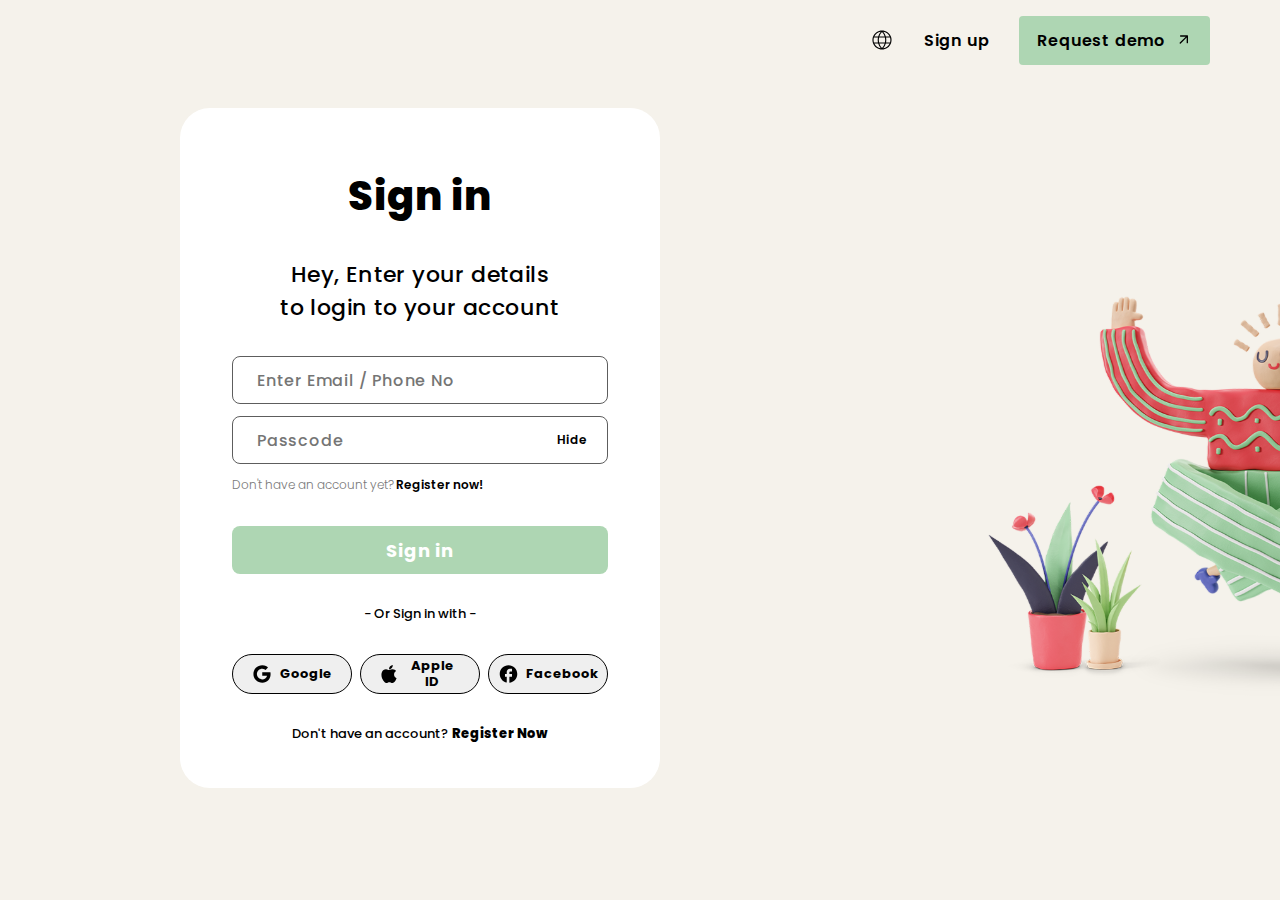
<file: tareaclase9/index.html>
<!DOCTYPE html>
<html lang="en">

<head>
    <meta charset="UTF-8">
    <meta name="viewport" content="width=device-width, initial-scale=1.0">
    <link href='https://fonts.googleapis.com/css?family=Poppins' rel='stylesheet'>
    <link rel="stylesheet" href="style.css">
    <title>Document</title>
</head>

<body>
    <header class="navbar">
        <img src="images/ph_globe-light.svg" alt="">
        <button class="sign-up">Sign up</button>
        <button class="request-demo">Request demo<img src="images/material-symbols_arrow-outward-rounded.svg"
                alt="flecha"></button>
    </header>

    <main>
        <div class="login-frame">
            <div class="content">
                <h1 class="tittle">Sign in</h1>
                <h3 class="subtittle">Hey, Enter your details <br> to login to your account</h3>
                <div class="logeo">
                    <input type="text" class="usuario" placeholder="Enter Email / Phone No">
                    <div class="pass">
                        <input type="password" class="contrasena" placeholder="Passcode">
                        <span class="span-2">Hide</span>
                    </div>
                    <span class="span-1">Don't have an account yet? <a href="" class="abc">Register now!</a></span>
                </div>
                <div class="sign-in">
                    <button class="sign-in-button">Sign in</button>
                    <span>- Or Sign in with -</span>
                    <div class="sign-in-other">
                        <button class="google"><img src="images/ion_logo-google.svg" alt="">Google</button>
                        <button class="apple"><img src="images/apple.svg" alt="">Apple ID</button>
                        <button class="facebook"><img src="images/facebook.svg" alt="">Facebook</button>
                    </div>
                <span>Don't have an account? <a href="" class="xd"> Register Now</a></span>
                </div>
            </div>
        </div>
        <img src="images/image.svg" alt="" class="imagen">
    </main>

</body>

</html>
</file>
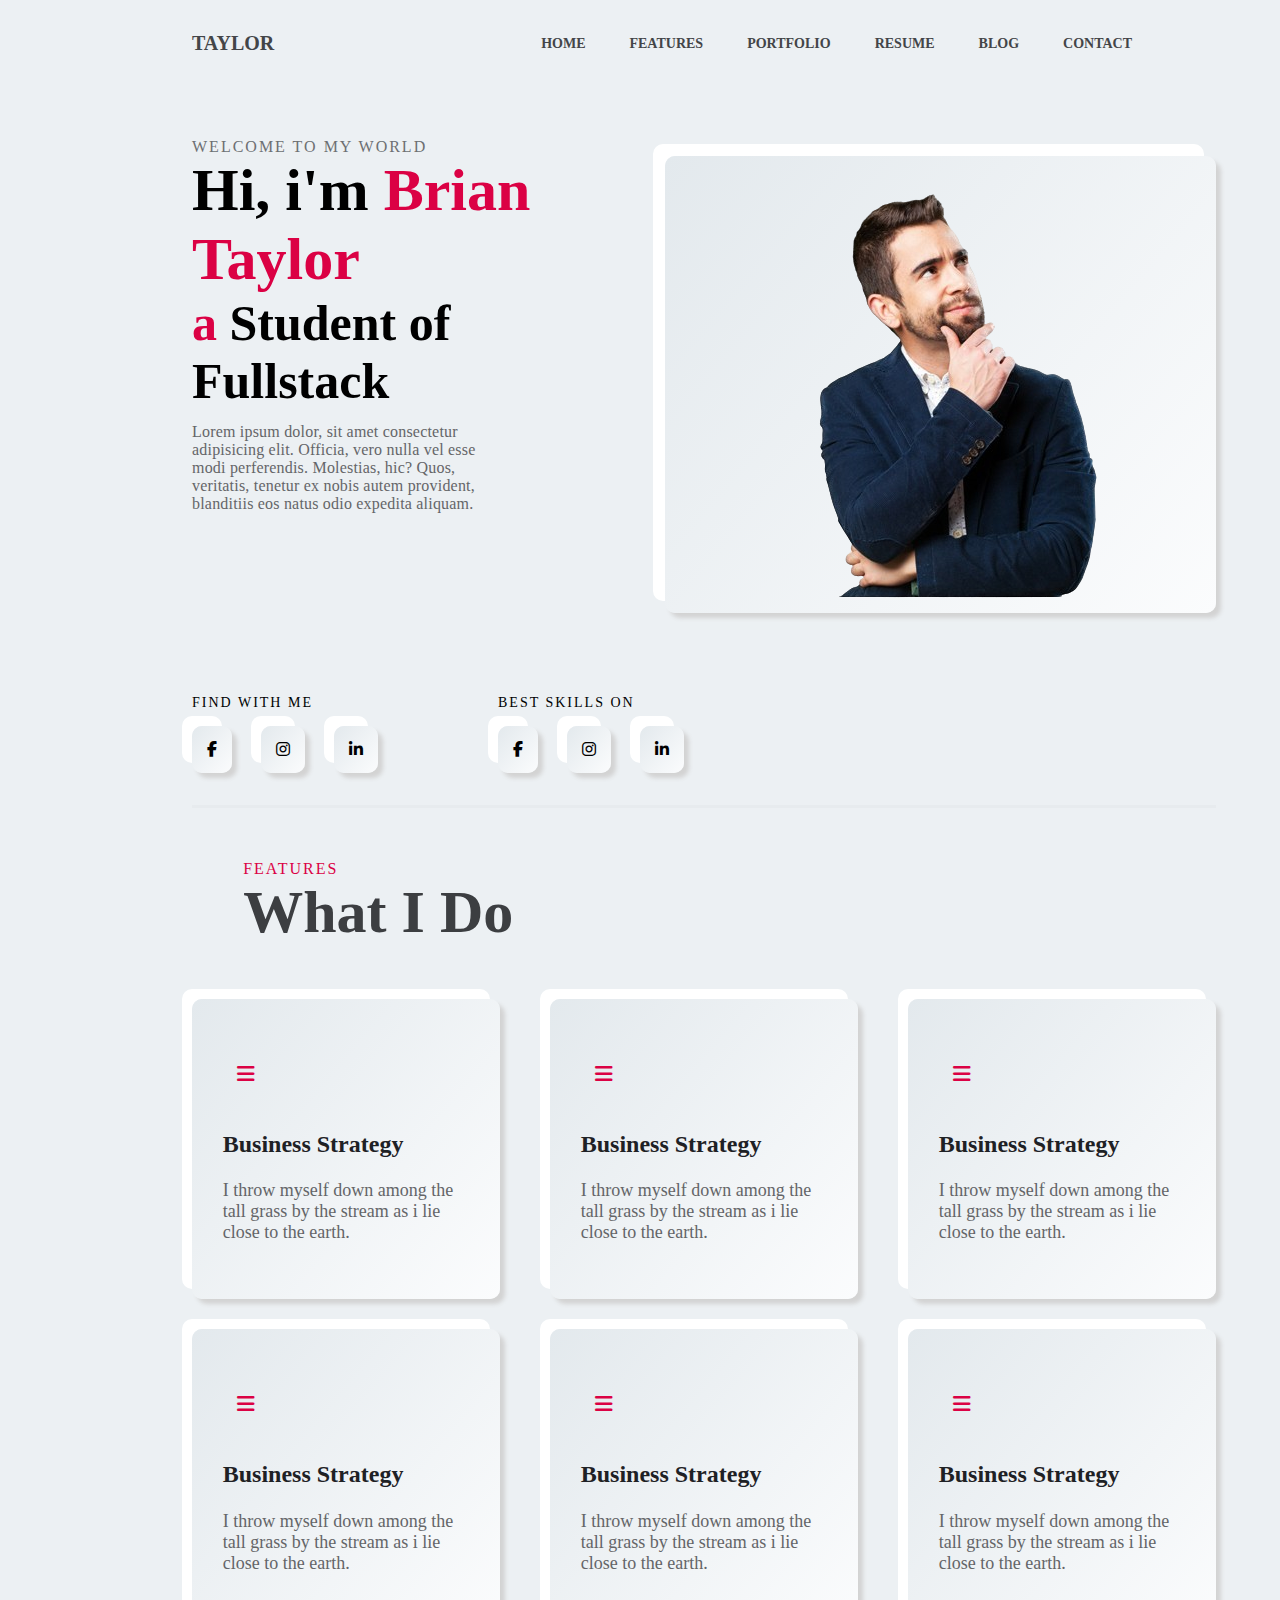
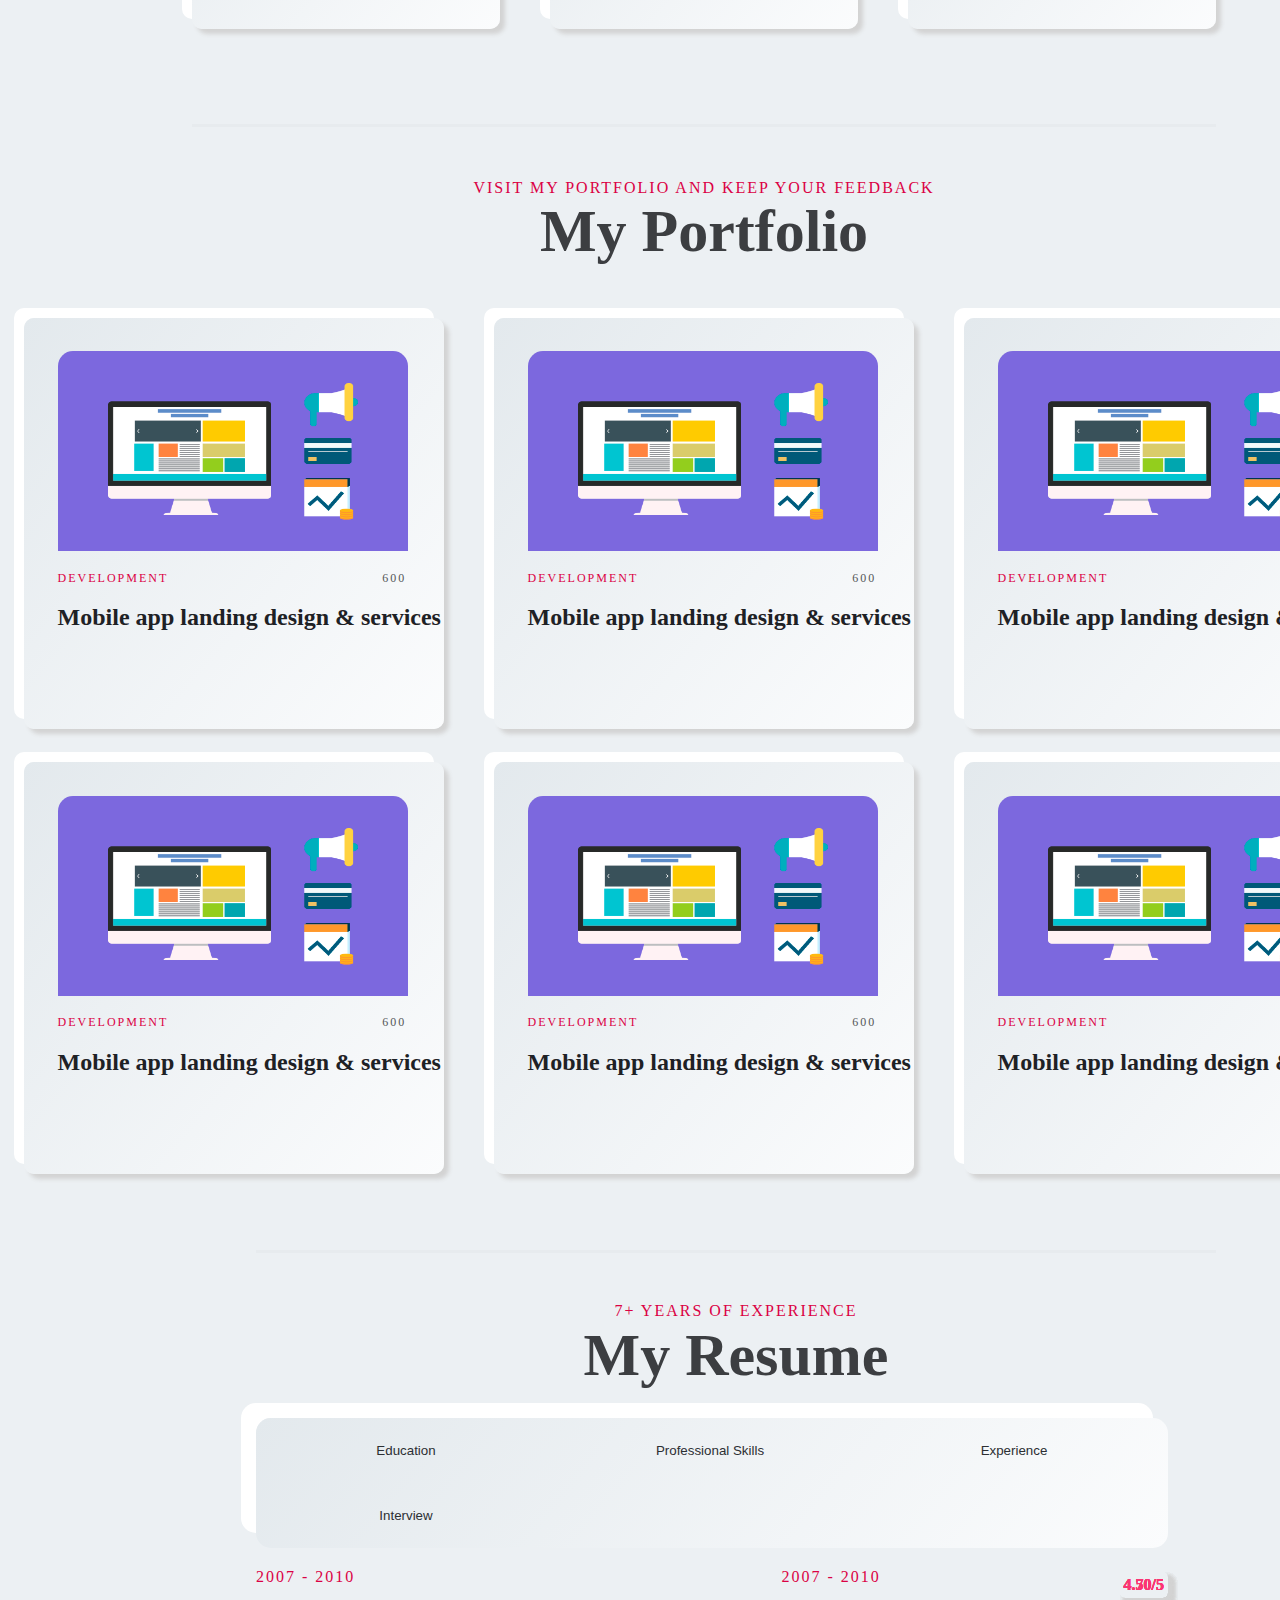
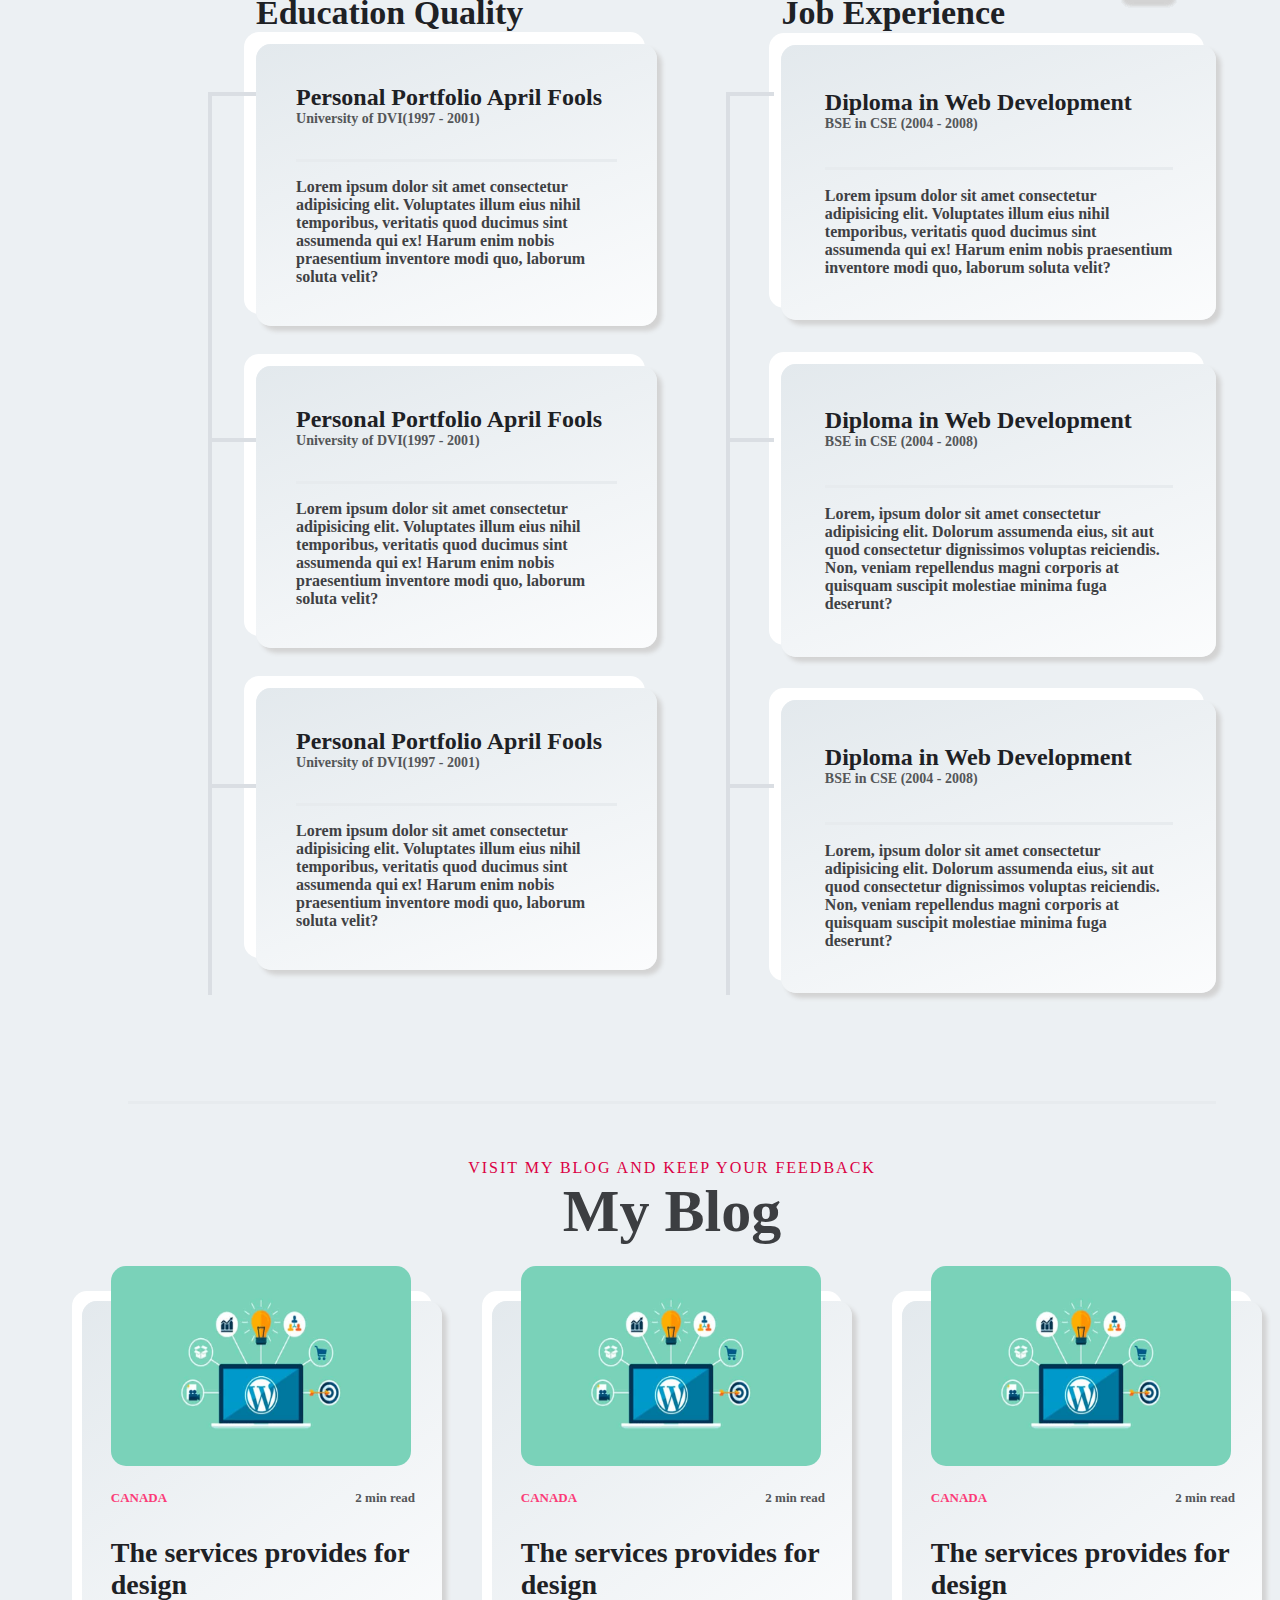
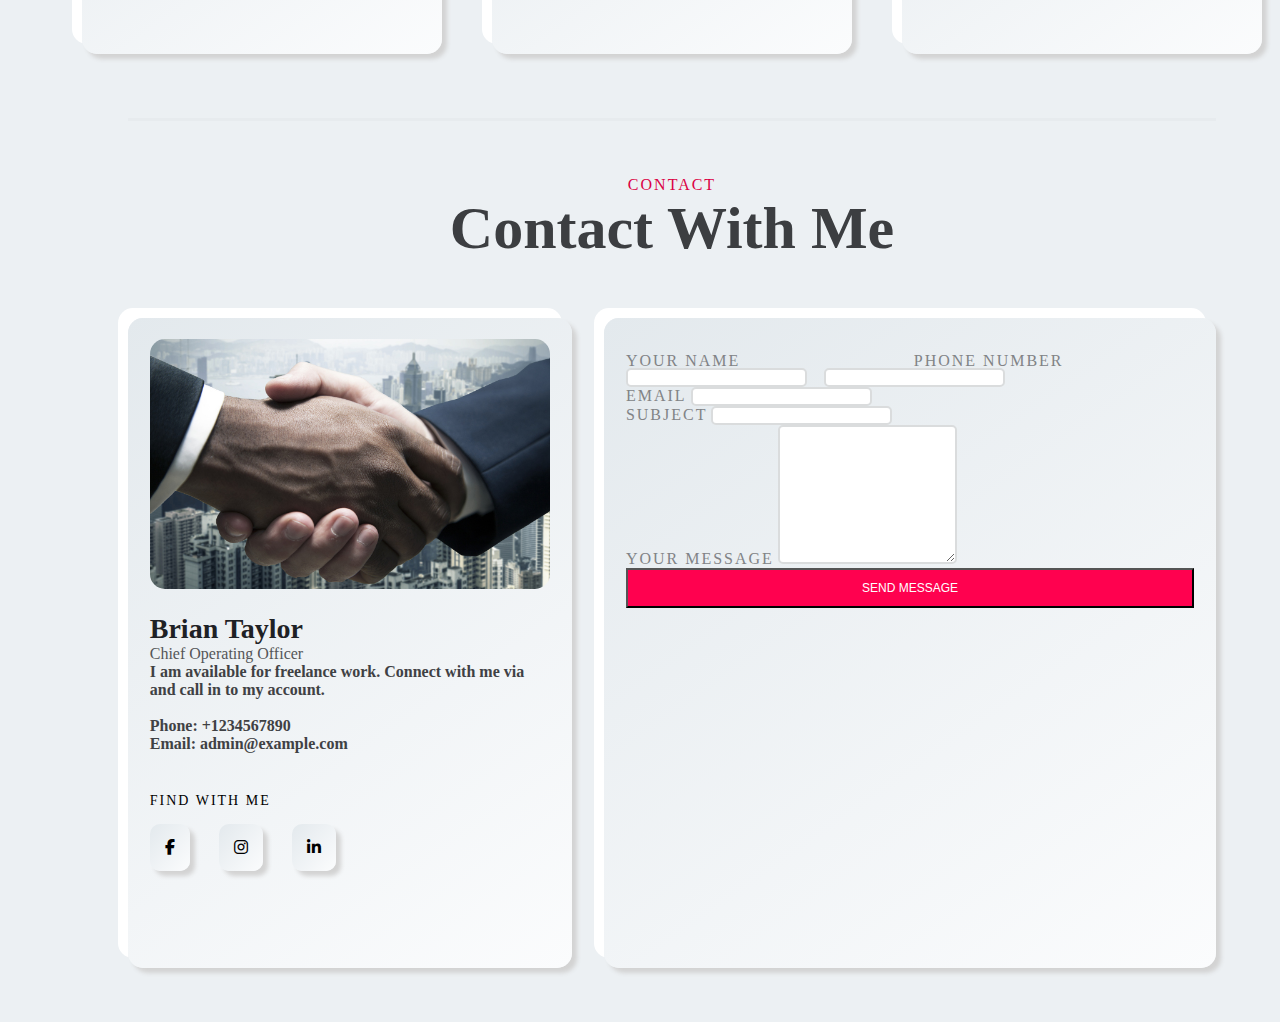
<file: TP_1/index.html>
<!DOCTYPE html>
<html lang="en">

<head>
    <meta charset="UTF-8">
    <meta name="viewport" content="width=device-width, initial-scale=1.0">
    <title>Document</title>
    <!--Link al CSS-->
    <link rel="stylesheet" href="style.css">
    <!--Link a CDN FontAwesome-->
    <link rel="stylesheet" href="https://cdnjs.cloudflare.com/ajax/libs/font-awesome/6.5.1/css/all.min.css">
    <!--Link a CDN Bootstrap-->
    <link href="https://cdn.jsdelivr.net/npm/bootstrap@5.3.2/dist/css/bootstrap.min.css" rel="stylesheet"
        integrity="sha384-T3c6CoIi6uLrA9TneNEoa7RxnatzjcDSCmG1MXxSR1GAsXEV/Dwwykc2MPK8M2HN" crossorigin="anonymous">
    <!--Link a CDN Bootstrap icons-->
    <link rel="stylesheet" href="https://cdn.jsdelivr.net/npm/bootstrap-icons@1.11.3/font/bootstrap-icons.min.css">
</head>

<body class="cuerpo">
    <header class="navegacion">
        <nav>
            <input type="checkbox" id="check">
            <label for="check" class="checkbtn">
                <i class="fas fa-bars"></i>
            </label>
            <a href="" class="logo">TAYLOR</a>
            <ul class="menu">
                <li><a href="#home" class="active">HOME</a></li>
                <li><a href="#features">FEATURES</a></li>
                <li><a href="#portfolio">PORTFOLIO</a></li>
                <li><a href="#resume">RESUME</a></li>
                <li><a href="#blog">BLOG</a></li>
                <li><a href="#contact">CONTACT</a></li>
            </ul>
        </nav>
    </header>

    <!--SECCION HOME-->
    <main class="cont-principal" id="home">
        <h3 class="eslogan">WELCOME TO MY WORLD</h3>
        <div class="contenedor-main">
            <div class="contenido-izquierdo">
                <h1>Hi, i'm <span class="nombre">Brian Taylor</span></h1>
                <h2><span class="a">a</span> Student of Fullstack</h2>
                <p class="descripcion">Lorem ipsum dolor, sit amet consectetur adipisicing elit. Officia, vero nulla vel
                    esse modi perferendis. Molestias, hic? Quos, veritatis, tenetur ex nobis autem provident, blanditiis
                    eos natus odio expedita aliquam.</p>
            </div>
            <div class="contenido-derecho">
                <img src="images/persona-removebg-preview.png" alt="imagen" class="imagen-main">
            </div>
        </div>
        <div class="cuadraditos-main">
            <div class="encontrarme-en">
                <h3 class="find">FIND WITH ME</h3>
                <a href="https://www.facebook.com/?locale=es_LA" target="_blank"><span class="cuadradito"><i
                            class="fa-brands fa-facebook-f facebook"></i></span></a>
                <a href="https://www.instagram.com/" target="_blank"><span class="cuadradito"><i
                            class="fa-brands fa-instagram instagram"></i></span></a>
                <a href="https://ar.linkedin.com/" target="_blank"><span class="cuadradito"><i
                            class="fa-brands fa-linkedin-in linkedin"></i></span></a>
            </div>
            <div class="skills">
                <h3 class="skill">BEST SKILLS ON</h3>
                <a href="https://www.facebook.com/?locale=es_LA" target="_blank"><span class="cuadradito"><i
                            class="fa-brands fa-facebook-f facebook"></i></span></a>
                <a href="https://www.instagram.com/" target="_blank"><span class="cuadradito"><i
                            class="fa-brands fa-instagram instagram"></i></span></a>
                <a href="https://ar.linkedin.com/" target="_blank"><span class="cuadradito"><i
                            class="fa-brands fa-linkedin-in linkedin"></i></span></a>
            </div>
        </div>
    </main>

    <!--SECCION FEATURES-->
    <section class="features" id="features">
        <h3>FEATURES</h3>
        <h1 class="what-i-do">What I Do</h1>
        <div class="contenedor-cartas">
            <div class="tecnologias-contenedor">
                <div class="cartas">
                    <i class="fa-solid fa-bars hamburguesa"></i>
                    <h2>Business Strategy</h2>
                    <p>I throw myself down among the tall grass by the stream as i lie close to the earth.</p>
                </div>
                <div class="cartas">
                    <i class="fa-solid fa-bars hamburguesa"></i>
                    <h2>Business Strategy</h2>
                    <p>I throw myself down among the tall grass by the stream as i lie close to the earth.</p>
                </div>
                <div class="cartas">
                    <i class="fa-solid fa-bars hamburguesa"></i>
                    <h2>Business Strategy</h2>
                    <p>I throw myself down among the tall grass by the stream as i lie close to the earth.</p>
                </div>
            </div>
            <div class="habilidades-contenedor">
                <div class="cartas">
                    <i class="fa-solid fa-bars hamburguesa"></i>
                    <h2>Business Strategy</h2>
                    <p>I throw myself down among the tall grass by the stream as i lie close to the earth.</p>
                </div>
                <div class="cartas">
                    <i class="fa-solid fa-bars hamburguesa"></i>
                    <h2>Business Strategy</h2>
                    <p>I throw myself down among the tall grass by the stream as i lie close to the earth.</p>
                </div>
                <div class="cartas">
                    <i class="fa-solid fa-bars hamburguesa"></i>
                    <h2>Business Strategy</h2>
                    <p>I throw myself down among the tall grass by the stream as i lie close to the earth.</p>
                </div>
            </div>
        </div>
    </section>

    <!--SECCION PORTAFOLIO-->
    <section class="portfolio" id="portfolio">
        <h3 class="visitame">VISIT MY PORTFOLIO AND KEEP YOUR FEEDBACK</h3>
        <h1 class="my-portfolio">My Portfolio</h1>
        <div class="contenedor-portfolio">
            <div class="superior">
                <a href="" class="cartasvinc">
                    <div class="cartas">
                        <img src="images/por-que-tener-una-pagina-web.png" alt="" class="imagen-cartas">
                        <h3 class="carta-titulo">DEVELOPMENT <span class="nro">600</span></h3>
                        <h2 class="desc-carta">Mobile app landing design & services</h2>
                    </div>
                </a>
                <a href="" class="cartasvinc">
                    <div class="cartas">
                        <img src="images/por-que-tener-una-pagina-web.png" alt="" class="imagen-cartas">
                        <h3 class="carta-titulo">DEVELOPMENT <span class="nro">600</span></h3>
                        <h2 class="desc-carta">Mobile app landing design & services</h2>
                    </div>
                </a>
                <a href="" class="cartasvinc">
                    <div class="cartas">
                        <img src="images/por-que-tener-una-pagina-web.png" alt="" class="imagen-cartas">
                        <h3 class="carta-titulo">DEVELOPMENT <span class="nro">600</span></h3>
                        <h2 class="desc-carta">Mobile app landing design & services</h2>
                    </div>
                </a>
            </div>
            <div class="inferior">
                <a href="" class="cartasvinc">
                    <div class="cartas">
                        <img src="images/por-que-tener-una-pagina-web.png" alt="" class="imagen-cartas">
                        <h3 class="carta-titulo">DEVELOPMENT <span class="nro">600</span></h3>
                        <h2 class="desc-carta">Mobile app landing design & services</h2>
                    </div>
                </a>
                <a href="" class="cartasvinc">
                    <div class="cartas">
                        <img src="images/por-que-tener-una-pagina-web.png" alt="" class="imagen-cartas">
                        <h3 class="carta-titulo">DEVELOPMENT <span class="nro">600</span></h3>
                        <h2 class="desc-carta">Mobile app landing design & services</h2>
                    </div>
                </a>
                <a href="" class="cartasvinc">
                    <div class="cartas">
                        <img src="images/por-que-tener-una-pagina-web.png" alt="" class="imagen-cartas">
                        <h3 class="carta-titulo">DEVELOPMENT <span class="nro">600</span></h3>
                        <h2 class="desc-carta">Mobile app landing design & services</h2>
                    </div>
                </a>
            </div>
        </div>
    </section>

    <!--SECCION MY RESUME-->
    <section class="resume" id="resume">
        <h3 class="exp">7+ YEARS OF EXPERIENCE</h3>
        <h1 class="my-resume">My Resume</h1>
        <div class="contenedor-botones">
            <button class="boton">Education</button>
            <button class="boton ">Professional Skills</button>
            <button class="boton experience">Experience</button>
            <button class="boton interview">Interview</button>
        </div>
        <span class="linea1"></span>
        <span class="linea2"></span>
        <span class="linea3"></span>
        <span class="linea4"></span>
        <span class="linea5"></span>
        <span class="linea6"></span>
        <span class="linea7"></span>
        <span class="linea8"></span>
        <div class="contenedor-resumen">
            <div class="education">
                <span class="fecha">2007 - 2010</span>
                <h2 class="titulo-edu">Education Quality</h2>
                <div class="card">
                    <div class="top">
                        <h2 class="titulo-card">Personal Portfolio April Fools</h2>
                        <h3 class="sub">University of DVI(1997 - 2001)</h3>
                        <span class="nota">4.50/5</span>
                    </div>
                    <div class="bot">
                        <p>Lorem ipsum dolor sit amet consectetur adipisicing elit. Voluptates illum eius nihil
                            temporibus, veritatis quod ducimus sint assumenda qui ex! Harum enim nobis praesentium
                            inventore modi quo, laborum soluta velit?</p>
                    </div>
                </div>
                <div class="card">
                    <div class="top">
                        <h2 class="titulo-card">Personal Portfolio April Fools</h2>
                        <h3 class="sub">University of DVI(1997 - 2001)</h3>
                        <span class="nota">4.50/5</span>
                    </div>
                    <div class="bot">
                        <p>Lorem ipsum dolor sit amet consectetur adipisicing elit. Voluptates illum eius nihil
                            temporibus, veritatis quod ducimus sint assumenda qui ex! Harum enim nobis praesentium
                            inventore modi quo, laborum soluta velit?</p>
                    </div>
                </div>
                <div class="card">
                    <div class="top">
                        <h2 class="titulo-card">Personal Portfolio April Fools</h2>
                        <h3 class="sub">University of DVI(1997 - 2001)</h3>
                        <span class="nota">4.50/5</span>
                    </div>
                    <div class="bot">
                        <p>Lorem ipsum dolor sit amet consectetur adipisicing elit. Voluptates illum eius nihil
                            temporibus, veritatis quod ducimus sint assumenda qui ex! Harum enim nobis praesentium
                            inventore modi quo, laborum soluta velit?</p>
                    </div>
                </div>
            </div>
            <div class="job">
                <span class="fecha">2007 - 2010</span>
                <h2 class="titulo-job">Job Experience</h2>
                <div class="card">
                    <div class="top">
                        <h2 class="titulo-card">Diploma in Web Development</h2>
                        <h3 class="sub">BSE in CSE (2004 - 2008)</h3>
                        <span class="nota">4.70/5</span>
                    </div>
                    <div class="bot">
                        <p>Lorem ipsum dolor sit amet consectetur adipisicing elit. Voluptates illum eius nihil
                            temporibus, veritatis quod ducimus sint assumenda qui ex! Harum enim nobis praesentium
                            inventore modi quo, laborum soluta velit?</p>
                    </div>
                </div>
                <div class="card">
                    <div class="top">
                        <h2 class="titulo-card">Diploma in Web Development</h2>
                        <h3 class="sub">BSE in CSE (2004 - 2008)</h3>
                        <span class="nota">4.70/5</span>
                    </div>
                    <div class="bot">
                        <p>Lorem, ipsum dolor sit amet consectetur adipisicing elit. Dolorum assumenda eius, sit aut
                            quod consectetur dignissimos voluptas reiciendis. Non, veniam repellendus magni corporis at
                            quisquam suscipit molestiae minima fuga deserunt?</p>
                    </div>
                </div>
                <div class="card">
                    <div class="top">
                        <h2 class="titulo-card">Diploma in Web Development</h2>
                        <h3 class="sub">BSE in CSE (2004 - 2008)</h3>
                        <span class="nota">4.70/5</span>
                    </div>
                    <div class="bot">
                        <p>Lorem, ipsum dolor sit amet consectetur adipisicing elit. Dolorum assumenda eius, sit aut
                            quod consectetur dignissimos voluptas reiciendis. Non, veniam repellendus magni corporis at
                            quisquam suscipit molestiae minima fuga deserunt?</p>
                    </div>
                </div>
            </div>
        </div>
    </section>

    <!--SECCION BLOG-->
    <section class="blog" id="blog">
        <h3 class="visitame">VISIT MY BLOG AND KEEP YOUR FEEDBACK</h3>
        <h1 class="my-resume">My Blog</h1>
        <div class="contenedor-blog">
            <a href="" class="blogvinc">
                <div class="carta-blog">
                    <div class="contenedor-imagen">
                        <img src="images/crear-una-página-webxddd.jpg" alt="" class="imagen-blog">
                    </div>
                    <h3 class="tit-blog">CANADA <span class="tiempo"> 2 min read</span></h3>
                    <h2 class="desc-blog">The services provides for design</h2>
                </div>
            </a>
            <a href="" class="blogvinc">
                <div class="carta-blog">
                    <div class="contenedor-imagen">
                        <img src="images/crear-una-página-webxddd.jpg" alt="" class="imagen-blog">
                    </div>
                    <h3 class="tit-blog">CANADA <span class="tiempo"> 2 min read</span></h3>
                    <h2 class="desc-blog">The services provides for design</h2>
                </div>
            </a>
            <a href="" class="blogvinc">
                <div class="carta-blog">
                    <div class="contenedor-imagen">
                        <img src="images/crear-una-página-webxddd.jpg" alt="" class="imagen-blog">
                    </div>
                    <h3 class="tit-blog">CANADA <span class="tiempo"> 2 min read</span></h3>
                    <h2 class="desc-blog">The services provides for design</h2>
                </div>
            </a>
        </div>
    </section>

    <!--SECCION CONTACT-->
    <section class="contact" id="contact">
        <h3 class="visitame">CONTACT</h3>
        <h1 class="my-resume">Contact With Me</h1>
        <div class="contenedor-contact">
            <div class="carta-izquierda">
                <img src="images/7-diferentes-formas-de-saludarse-segun-el-lugar-del-mundo-5.jpg" alt=""
                    class="imagen-contact">
                <h2 class="name">Brian Taylor</h2>
                <h3 class="sub-contact">Chief Operating Officer</h3>
                <span class="text1">I am available for freelance work. Connect with me via and call in to my
                    account.</span><br><br>
                <span class="telefono">Phone: +1234567890</span><br>
                <span class="email">Email: admin@example.com</span>
                <div class="encontrarme-en">
                    <h3 class="find">FIND WITH ME</h3>
                    <a href="https://www.facebook.com/?locale=es_LA" target="_blank"><span class="cuadradito"><i
                                class="fa-brands fa-facebook-f facebook"></i></span></a>
                    <a href="https://www.instagram.com/" target="_blank"><span class="cuadradito"><i
                                class="fa-brands fa-instagram instagram"></i></span></a>
                    <a href="https://ar.linkedin.com/" target="_blank"><span class="cuadradito"><i
                                class="fa-brands fa-linkedin-in linkedin"></i></span></a>
                </div>
            </div>
            <div class="carta-derecha">
                <form>
                    <div class="mb-3 name-phone">
                        <label for="exampleInputEmail1" class="form-label nomb">YOUR NAME</label>
                        <input type="text" class="form-control abc" id="exampleInputEmail1" aria-describedby="emailHelp"
                            required>
                        <label for="exampleInputPassword1" class="form-label cel">PHONE NUMBER</label>
                        <input type="text" class="form-control" id="exampleInputPassword1" required>
                    </div>
                    <div class="mb-3">
                        <label for="exampleInputPassword1" class="form-label correo">EMAIL</label>
                        <input type="email" class="form-control" id="exampleInputPassword1" required>
                    </div>
                    <div class="mb-3">
                        <label for="exampleInputPassword1" class="form-label subject">SUBJECT</label>
                        <input type="text" class="form-control form-linea" id="exampleInputPassword1" required>
                    </div>
                    <div class="mb-3">
                        <label for="exampleFormControlTextarea1" class="form-label mensaje">YOUR MESSAGE</label>
                        <textarea class="form-control" id="exampleFormControlTextarea1" rows="9" required></textarea>
                    </div>
                    <button type="submit" class="btn">SEND MESSAGE</button>
                </form>
            </div>
        </div>
    </section>

</body>

</html>
</file>
<file: tareaclase9/style.css>
* {
    padding: 0;
    margin: 0;
    box-sizing: border-box;
}

:root {
    --color-fondo: #F5F2EB;
    --color-caja: #FFF;
    --light-text-color: #797979;
    --dark-text-color: #000;
    --text-family: 'Poppins';
}

body {
    background-color: var(--color-fondo);
}

main {
    display: inline-flex;
    position: relative;
}

.navbar {
    position: fixed;
    background-color: var(--color-fondo);
    display: flex;
    width: 100%;
    height: 80px;
    padding: 20px 70px;
    justify-content: flex-end;
    align-items: center;
    gap: 12px;
    flex-shrink: 0;
}

.navbar .sign-up {
    /*Texto*/
    font-family: var(--text-family);
    color: var(--dark-text-color);
    text-align: center;
    font-style: normal;
    font-size: 16px;
    font-weight: 600;
    line-height: normal;
    letter-spacing: 0.8px;
    /*Boton*/
    display: flex;
    padding: 12px 18px;
    align-items: center;
    gap: 10px;
    border-radius: 4px;
    border: none;
    background-color: var(--color-fondo);
    cursor: pointer;
}

.navbar .request-demo {
    /*Texto*/
    font-family: var(--text-family);
    color: var(--dark-text-color);
    text-align: center;
    font-style: normal;
    font-size: 16px;
    font-weight: 600;
    line-height: normal;
    letter-spacing: 0.8px;
    /*Boton*/
    display: flex;
    padding: 12px 18px;
    align-items: center;
    gap: 10px;
    border-radius: 4px;
    border: none;
    background: #AED6B3;
    cursor: pointer;
}

.login-frame {
    margin-top: 108px;
    margin-left: 180px;
    margin-right: 780px;
    display: inline-flex;
    padding: 58px 52px 47px 52px;
    flex-direction: column;
    justify-content: flex-end;
    align-items: center;
    border-radius: 30px;
    background: white;
}

h1 {
    color: #000;
    font-family: var(--text-family);
    font-size: 40px;
    font-style: normal;
    font-weight: 800;
    line-height: normal;
    letter-spacing: 0.5px;
}

.subtittle {
    color: #000;
    text-align: center;
    font-family: var(--text-family);
    font-size: 22px;
    font-style: normal;
    font-weight: 500;
    line-height: normal;
    letter-spacing: 0.4px;
}

.content {
    background-color: white;
    display: flex;
    flex-direction: column;
    align-items: center;
    gap: 32px;
}

.logeo {
    display: flex;
    flex-direction: column;
    align-items: flex-start;
    gap: 12px;
}

.logeo .usuario {
    display: flex;
    width: 376px;
    height: 48px;
    padding: 16px 30px 16px 24px;
    align-items: center;
    gap: 10px;
    border-radius: 8px;
    border: 1px solid #5D5D5D;
    color: #797979;
    font-family: var(--text-family);
    font-size: 16px;
    font-style: normal;
    font-weight: 500;
    line-height: normal;
    letter-spacing: 0.8px;
}

.logeo .contrasena {
    position: relative;
    display: flex;
    width: 376px;
    height: 48px;
    padding: 16px 24px;
    align-items: center;
    gap: 235px;
    border-radius: 8px;
    border: 1px solid #5D5D5D;
    color: #797979;
    font-family: var(--text-family);
    font-size: 16px;
    font-style: normal;
    font-weight: 500;
    line-height: normal;
    letter-spacing: 0.8px;
}

.logeo .span-1 {
    color: #797979;
    font-family: var(--text-family);
    font-size: 12px;
    font-style: normal;
    font-weight: 300;
    line-height: normal;
}
.logeo .pass{
    position: relative;
}
.logeo .span-2 {
    cursor: pointer;
    color: #000;
    font-family: var(--text-family);
    font-size: 12px;
    font-style: normal;
    font-weight: 600;
    line-height: normal;
    letter-spacing: 0.6px;
    position: absolute;
    right: 20px;
    top: 15px;
}

.abc {
    color: #000;
    font-family: var(--text-family);
    font-size: 12px;
    font-style: normal;
    font-weight: 600;
    line-height: normal;
    text-decoration: none;
}

.sign-in {
    display: flex;
    flex-direction: column;
    align-items: center;
    gap: 32px;
}

.sign-in .sign-in-button {
    cursor: pointer;
    display: flex;
    width: 376px;
    height: 48px;
    padding: 16px 30px;
    justify-content: center;
    align-items: center;
    gap: 10px;
    border-radius: 8px;
    background: #AED6B3;
    color: #FFF;
    text-align: center;
    font-family: var(--text-family);
    font-size: 18px;
    font-style: normal;
    font-weight: 700;
    line-height: normal;
    letter-spacing: 0.9px;
    border: none;
}

.sign-in>span {
    color: #000;
    text-align: center;
    font-family: var(--text-family);
    font-size: 13px;
    font-style: normal;
    font-weight: 500;
    line-height: 15.6px;
}

.sign-in .sign-in-other {
    display: flex;
    align-items: flex-start;
    gap: 8px;
}

.google,
.apple,
.facebook {
    cursor: pointer;
    display: flex;
    justify-content: center;
    align-items: center;
    gap: 8px;
    color: #000;
    text-align: center;
    font-family: var(--text-family);
    font-size: 13px;
    font-style: normal;
    font-weight: 700;
    line-height: 120%;
    /* 15.6px */
    display: flex;
    width: 120px;
    height: 40px;
    padding: 16px 20px;
    justify-content: center;
    align-items: center;
    border-radius: 40px;
    border: 1px solid #000;
}

.xd {
    color: #000;
    font-family: var(--text-family);
    font-size: 13px;
    font-style: normal;
    font-weight: 800;
    line-height: 120%;
    text-decoration: none;
}

.imagen {
    position: absolute;
    bottom: 10px;
    left: 940px
}

.sign-in .sign-in-button:hover{
    color: black;
}

.navbar .sign-up:hover{
    color: red;
}

.navbar .request-demo:hover{
    color: red;
}

.logeo .span-2:hover{
    color:red
}
</file>
<file: TP_1/style.css>
* {
    margin: 0;
    box-sizing: border-box;
    padding: 0;
}

.cuerpo {
    background-color: rgb(236, 240, 243);
}

/*Navbar*/
.navegacion {
    height: 60px;
    width: 100%;
    background-color: rgb(236, 240, 243);
}

nav {
    margin-top: 1%;
    position: relative;
}

.logo {
    margin-left: 15%;
    font-size: 20px;
    font-weight: 700;
    line-height: 60px;
    text-decoration: none;
    color: rgb(67, 69, 72);
}

.menu {
    list-style: none;
    float: right;
    margin-right: 10%;
}

.menu li {
    display: inline-block;
    line-height: 60px;
    margin: 0 20px;
}

.menu a {
    text-decoration: none;
    font-size: 14px;
    font-weight: 600;
    color: rgb(67, 69, 72);
}

.menu a:hover {
    color: rgb(219, 1, 68);
}

.checkbtn {
    font-size: 20px;
    float: right;
    line-height: 60px;
    margin-right: 40px;
    cursor: pointer;
    display: none;
}

#check {
    display: none;
}

/* MEDIAQUERIES PARA EL NAV*/
@media screen and (max-width:1023px) {

    /*TABLET*/
    .logo {
        margin-left: 5%;
    }

    .menu li {
        margin: 0 15px;
    }
}

@media screen and (max-width:767px) {

    /*CELULAR*/
    .menu {
        position: fixed;
        width: 100%;
        height: 100vh;
        background-color: rgb(109, 111, 114);
        text-align: center;
        transition: all .5s;
        left: -100%;
        z-index: 1;
    }

    .menu li {
        display: block;
        margin: 80px 0;
        line-height: 30px;
        text-align: center;
        margin-right: 200px;
    }

    .menu li a {
        font-size: 24px;
    }

    #check:checked~ul {
        left: 0;
    }

    .checkbtn {
        display: block;

        right: 30%;
    }
}

/*Seccion HOME*/
.cont-principal {
    margin-top: 5%;
    margin-left: 15%;
    margin-right: 5%;
    position: relative;
}

.cont-principal .eslogan {
    font-size: 16px;
    font-weight: 500;
    line-height: 120%;
    color: rgb(109, 111, 114);
    letter-spacing: 2px;
}

.cont-principal h1 {
    font-size: 60px;
    font-weight: 700;
}

.cont-principal h2 {
    font-size: 50px;
    font-weight: 700;
}

.nombre,
.a {
    color: rgb(219, 1, 68);
}

.descripcion {
    color: rgb(100, 101, 104);
    width: 70%;
    letter-spacing: 0.2px;
    margin-top: 3%;
    font-weight: 500;
}

.contenedor-main {
    display: flex;
}

.contenido-derecho {
    background: rgb(227, 233, 237);
    background: linear-gradient(130deg, rgba(227, 233, 237, 1) 0%, rgba(251, 252, 253, 1) 100%);
    border-radius: 10px;
    border: none;
    box-shadow: -12px -12px white, 5px 5px 4px lightgray;
    margin-right: 10%;

}

.cuadraditos-main {
    margin-top: 15%;
    display: flex;
    align-items: center;
    gap: 250px;
    flex-wrap: nowrap;
    position: absolute;
    top: 30%;
}

.cuadradito {
    padding: 15px;
    margin-right: 25px;
    border: none;
    border-radius: 10px;
    background: rgb(227, 233, 237);
    background: linear-gradient(130deg, rgba(227, 233, 237, 1) 0%, rgba(251, 252, 253, 1) 100%);
    box-shadow: -10px -10px white, 5px 5px 4px lightgray;
}

.skill,
.find {
    letter-spacing: 2px;
    margin-bottom: 30px;
    font-size: 14px;
    font-weight: 500;
    color: black;
}

.encontrarme-en a,
.skills a {
    text-decoration: none;
    color: black;
}

.encontrarme-en a:hover,
.skills a:hover {
    color: rgb(219, 1, 68);
}

/* MEDIAQUERIES PARA EL HOME*/

@media screen and (max-width:1629px) {
    .cuadraditos-main {
        top: 85%;
        gap: 95px;
    }

    .contenido-derecho{
        margin-right: 0;
        margin-left: 50px;
        max-height: 551px;
    }
}

@media screen and (max-width:1023px) {

    /*TABLET*/
    .contenido-izquierdo .descripcion {
        width: 300px;
    }

    .contenido-derecho {
        width: 300px;
        margin-left: 6%;
    }

    .imagen-main {
        margin-left: -45%;
    }

    .cont-principal h1 {
        font-size: 50px;
    }

    .cont-principal h2 {
        font-size: 30px;
    }

    .cuadraditos-main {
        top: 63%;
        gap: 20px;
        flex-direction: column;
    }

    .cuadradito {
        padding: 8px;
    }
}

@media screen and (max-width:767px) {

    /*CELULAR*/
    .logo {
        margin-left: 55px;
        font-size: 40px;
    }

    .cont-principal .eslogan {
        font-size: 20px;
        width: 450px;
    }

    .cont-principal h1 {
        font-size: 50px;
        width: 320px;
    }

    .cont-principal h2 {
        font-size: 45px;
        width: 320px;
    }

    .cont-principal .descripcion {
        font-size: 20px;
        width: 310px;
    }

    .checkbtn {
        font-size: 30px;
        right: 35%;
    }

    .contenedor-main {
        flex-direction: column;
    }

    .contenido-derecho {
        display: none;
    }

    .cuadraditos-main {
        flex-direction: row;
        width: 450px;
        top: 90%;
    }

    .cuadraditos-main .cuadradito {
        padding: 7px;
        font-size: 16px;
        margin-right: 16px;
    }

    .skill,
    .find {
        font-size: 12px;
        color: rgb(219, 1, 68);
        margin-bottom: 25px;
        margin-top: 10px;
    }
}


/*SECCION FEATURES*/
.features {
    margin-top: 15%;
    border-top: 3px solid #E7EBEE;
    margin-left: 15%;
    margin-right: 5%;
}


.features h3 {
    margin-top: 5%;
    font-size: 16px;
    font-weight: 500;
    line-height: 120%;
    color: rgb(219, 1, 68);
    letter-spacing: 2px;
    margin-left: 5%;
}

.features h1 {
    color: rgb(60, 62, 65);
    font-size: 60px;
    font-weight: 700;
    margin-bottom: 5%;
    margin-left: 5%;
}

.contenedor-cartas {
    width: 100%;
}

.tecnologias-contenedor,
.habilidades-contenedor {
    display: flex;
    gap: 50px;
    align-items: center;
    justify-content: center;
}

.cartas {
    padding-top: 5%;
    padding-left: 3%;
    padding-bottom: 20%;
    border: none;
    border-radius: 10px;
    background: rgb(227, 233, 237);
    background: linear-gradient(130deg, rgba(227, 233, 237, 1) 0%, rgba(251, 252, 253, 1) 100%);
    box-shadow: -10px -10px white, 5px 5px 4px lightgray;
    margin-bottom: 3%;
    width: 420px;
    height: 300px;
    max-width: 420px;
    max-height: 300px;
}

.features h2 {
    color: rgb(30, 33, 37);
    font-size: 27px;
    font-weight: 600;
    margin-bottom: 8%;
}

.features p {
    color: rgb(100, 101, 104);
    margin-right: 12%;
    font-size: 18px;
    font-weight: 500;
}

.hamburguesa {
    font-size: 20px;
    color: rgb(219, 1, 68);
    padding: 5%;
    margin-bottom: 7%;
}

/*MEDIAQUERIES PARA FEATURES*/
@media screen and (max-width:1023px) {

    /*TABLET*/
    .features h1 {
        font-size: 40px;
        margin-left: 0;
    }

    .features h2 {
        font-size: 15px;
    }

    .features h3 {
        font-size: 12px;
        margin-left: 0;
    }

    .features .cartas h2 {
        font-size: 16px;
    }

    .features .cartas p {
        font-size: 12px;
    }
}

@media screen and (max-width:767px) {

    /*CELULAR*/
    .features {
        margin-top: 30%;
    }

    .tecnologias-contenedor {
        margin-top: 35px;
        margin-bottom: 20px;
        gap: 25px;
    }

    .habilidades-contenedor {
        gap: 25px;
    }

    .features .cartas h2 {
        font-size: 21px;
        padding-right: 10px !important;
    }

    .features .cartas p {
        font-size: 13px;
    }

}


/*SECCION PORTFOLIO*/
.portfolio {
    margin-top: 5%;
    border-top: 3px solid #E7EBEE;
    margin-left: 15%;
    margin-right: 5%;
}

.visitame {
    margin-top: 5%;
    font-size: 16px;
    font-weight: 500;
    line-height: 120%;
    color: rgb(219, 1, 68);
    letter-spacing: 2px;
    text-align: center;
}

.my-portfolio {
    color: rgb(60, 62, 65);
    text-align: center;
    font-size: 60px;
    font-weight: 700;
}

.contenedor-portfolio {
    display: flex;
    flex-direction: column;
    margin-top: 5%;
    justify-content: center;
    align-items: center;
}

.superior {
    display: flex;
    gap: 50px;
}

.superior .cartas,
.inferior .cartas {
    padding-top: 8%;
    padding-left: 8%;
    padding-bottom: 90%;
    border: none;
    border-radius: 10px;
    background: linear-gradient(130deg, rgba(227, 233, 237, 1) 0%, rgba(251, 252, 253, 1) 100%);
    box-shadow: -10px -10px white, 5px 5px 4px lightgray;
    position: relative;
    width: 420px;
    height: 300px;
}

.inferior {
    margin-top: 2%;
    display: flex;
    gap: 50px;
}

.imagen-cartas {
    border-top-left-radius: 15px;
    border-top-right-radius: 15px;
    width: 350px;
    height: 200px;
}

.cartasvinc {
    text-decoration: none;
}


.carta-titulo {
    margin-top: 4%;
    font-size: 12px;
    font-weight: 500;
    line-height: 120%;
    color: rgb(219, 1, 68);
    letter-spacing: 2px;
}

.cartas h2 {
    padding-top: 5%;
    font-size: 24px;
    font-weight: 600;
    color: rgb(30, 33, 37);
}

.nro {
    color: rgb(84, 86, 88);
    position: absolute;
    right: 9%;
}

.cartas:hover {
    .desc-carta {
        color: rgb(251, 60, 120);
    }
}

/*MEDIAQUERIES PARA PORTFOLIO*/
@media screen and (max-width:1023px) {

    /*TABLET*/
    .my-portfolio {
        font-size: 40px;
    }

    .visitame {
        font-size: 12px;
    }

    .superior .cartas,
    .inferior .cartas {
        background: linear-gradient(130deg, rgba(227, 233, 237, 1) 0%, rgba(251, 252, 253, 1) 100%);
        width: 200px;
    }

    .imagen-cartas {
        width: 175px;
        height: 100px;
    }

    .cartas h2 {
        font-size: 22px;
    }

    .superior,
    .inferior {
        margin-right: 10px;
    }
}

@media screen and (max-width:767px) {

    /*CELULAR*/
    .superior {
        margin-top: 20px;
        margin-bottom: 25px;
        flex-direction: column;
    }

    .inferior {
        flex-direction: column;
    }

    .desc-carta {
        font-size: 19px !important;
        margin-top: 35px;
    }
}



/*Seccion My Resume*/
.resume {
    margin-top: 5%;
    border-top: 3px solid #E7EBEE;
    margin-left: 20%;
    margin-right: 5%;
    position: relative;
}

.exp {
    margin-top: 5%;
    font-size: 16px;
    font-weight: 500;
    line-height: 120%;
    color: rgb(219, 1, 68);
    letter-spacing: 2px;
    text-align: center;
}

.my-resume {
    color: rgb(60, 62, 65);
    text-align: center;
    font-size: 60px;
    font-weight: 700;
}

.contenedor-botones {
    width: 95%;
    margin-top: 3%;
    background: linear-gradient(130deg, rgba(227, 233, 237, 1) 0%, rgba(251, 252, 253, 1) 100%);
    box-shadow: -15px -15px white;
    border-radius: 15px;
    position: relative;
}

.boton {
    color: #2C2F33;
    font-weight: 500;
    border: none;
    padding-top: 25px;
    padding-bottom: 25px;
    width: 300px;
    background: transparent;
}

.boton:hover {
    color: rgb(219, 1, 68);
    border-radius: 15px;
    background: linear-gradient(130deg, rgba(227, 233, 237, 1) 0%, rgba(251, 252, 253, 1) 100%);
}

.contenedor-resumen {
    margin-top: 2%;
    display: flex;
    gap: 13%;
}

.fecha {
    font-size: 16px;
    font-weight: 500;
    color: rgb(219, 1, 68);
    letter-spacing: 2px;
}


.titulo-edu,
.titulo-job {
    padding-top: 2%;
    font-size: 34px;
    font-weight: 700;
    color: rgb(30, 33, 37);
    padding-bottom: 3%;
}

.job,
.education {
    max-width: 583.88px;
}

.titulo-card {
    font-size: 24px;
    font-weight: 600;
    color: rgb(30, 33, 37)
}

.sub {
    color: rgb(84, 86, 88);
    font-size: 14px;
    margin-bottom: 10%;
}

.bot p,
.top p {
    color: rgb(63, 65, 68);
    font-weight: 550;
}

.card {
    width: 100%;
    padding: 10%;
    margin-bottom: 10%;
    box-shadow: -12px -12px white, 5px 5px 4px lightgray;
    background: linear-gradient(160deg, rgba(227, 233, 237, 1) 0%, rgba(251, 252, 253, 1) 100%);
    border: none !important;
    /*Si no ponia esto, no se borraba, no se el motivo aun*/
    border-radius: 15px !important;
    /*aca igual*/
}

.nota {
    padding: 4px;
    border-radius: 5px;
    color: rgb(251, 53, 115);
    font-weight: 700;
    position: absolute;
    right: 5%;
    top: 23%;
    box-shadow: 5px 5px 5px lightgray;
}

.bot {
    border-top: 3px solid #E7EBEE
}

.bot p {
    padding-top: 5%;
}

.linea1,
.linea2 {
    width: 3px;
    height: 65%;
    border: 2px solid rgb(218, 222, 227);
    position: absolute;
}

.linea1 {
    left: -5%;
    bottom: 3%;
}

.linea2 {
    left: 49%;
    bottom: 3%;
}

.linea3,
.linea4 {
    width: 5%;
    height: 2px;
    border: 2px solid rgb(218, 222, 227);
    position: absolute;
    transform: rotate(0deg);
    bottom: 68%;
}

.linea3 {
    right: 46%;
}

.linea4 {
    right: 100%;
}

.linea5,
.linea6 {
    width: 5%;
    height: 2px;
    border: 2px solid rgb(218, 222, 227);
    position: absolute;
    transform: rotate(0deg);
    bottom: 43%;
}

.linea5 {
    right: 100%;
}

.linea6 {
    right: 46%;
}

.linea7,
.linea8 {
    width: 5%;
    height: 2px;
    border: 2px solid rgb(218, 222, 227);
    position: absolute;
    transform: rotate(0deg);
    bottom: 18%;
}

.linea7 {
    right: 100%;
}

.linea8 {
    right: 46%;
}

/*MEDIAQUERIES PARA RESUME*/
@media screen and (max-width:1023px) {

    /*TABLET*/
    .my-resume {
        font-size: 40px;
    }

    .exp {
        font-size: 12px;
    }

    .contenedor-botones {
        width: 100%;
    }

    .boton {
        padding: 10px;
        width: 140px;
    }

    .fecha {
        font-size: 12px;
    }

    .titulo-edu,
    .titulo-job {
        font-size: 20px;
        margin-bottom: 10%;
    }

    .titulo-card {
        font-size: 18px;
    }

    .nota {
        padding: 3px;
        font-size: 14px;
        top: 25%;
    }

    .job,
    .education {
        width: 235px;
    }

    .bot p {
        margin-top: 10%;
    }
}

@media screen and (max-width:767px) {

    /*CELULAR*/
    .contenedor-resumen {
        flex-direction: column;
        align-items: center;
    }

    .resume .contenedor-botones {
        margin-top: 35px;
        margin-left: auto;
        margin-right: auto;
        margin-bottom: 20px;
        width: 120px;
    }

    .linea1,
    .linea2,
    .linea3,
    .linea4,
    .linea5,
    .linea6,
    .linea7,
    .linea8 {
        display: none;
    }

    .resume .boton {
        width: 120px;
    }

    .nota {
        top: 10%;
    }

    .titulo-edu,
    .titulo-job {
        margin-bottom: 25px;
        text-align: center;
    }

    .fecha {
        margin-left: 75px;
    }

    .card {
        margin-bottom: 50px;
        height: 600px;
    }

    .titulo-card {
        width: 130px;
    }

    .card p {
        font-size: 14px;
    }
}

/*SECCION MY BLOG*/
.blog {
    margin-top: 5%;
    border-top: 3px solid #E7EBEE;
    margin-left: 10%;
    margin-right: 5%;
}


.contenedor-blog {
    display: flex;
    gap: 50px;
    margin-top: 5%;
    align-items: center;
    justify-content: center;
}

.carta-blog {
    position: relative;
    padding-top: 8%;
    padding-left: 8%;
    padding-bottom: 90%;
    border: none;
    border-radius: 15px;
    background: rgb(227, 233, 237);
    background: linear-gradient(145deg, rgba(227, 233, 237, 1) 0%, rgba(251, 252, 253, 1) 100%);
    box-shadow: -10px -10px white, 5px 5px 4px lightgray;
    width: 360px;
    height: 40px;
}



.contenedor-imagen {
    position: absolute;
    top: -10%;
}

.imagen-blog {
    width: 300px;
    height: 200px;
    border-radius: 15px;
}

.tit-blog {
    margin-top: 4%;
    font-size: 13px;
    font-weight: 750;
    line-height: 120%;
    color: rgb(251, 60, 120);
    position: absolute;
    bottom: 42%;
}

.tiempo {
    color: rgb(84, 86, 88);
    font-weight: 650;
    position: absolute;
    right: -440%;
}

.desc-blog {
    padding-top: 5%;
    font-size: 28px;
    font-weight: 550;
    color: rgb(30, 33, 37);
    position: absolute;
    bottom: 15%;
}

.carta-blog:hover {
    .desc-blog {
        color: rgb(251, 60, 120);
    }
}

/*MEDIAQUERIES PARA BLOG*/
@media screen and (max-width:1023px) {

    /*TABLET*/
    .visitame {
        font-size: 12px;
    }

    .blog h1 {
        font-size: 40px;
        margin-bottom: 50px;
    }

    .imagen-blog {
        width: 180px;
        height: 130px;
    }

    .contenedor-blog {
        gap: 20px;
        margin-left: 20px;
    }

    .carta-blog {
        width: 220px;
        height: 250px;
    }

    .desc-blog {
        font-size: 19px;
    }

    .tit-blog {
        font-size: 11px;
    }

    .tiempo {
        left: 120px;
    }
}

@media screen and (max-width:767px) {

    /*CELULAR*/
    .contenedor-blog {
        flex-direction: column;
    }

    .carta-blog {
        margin-bottom: 60px;
    }
}

/*SECCION CONTACT*/
.contact {
    margin-top: 5%;
    border-top: 3px solid #E7EBEE;
    margin-left: 10%;
    margin-right: 5%;
}

.imagen-contact {
    width: 400px;
    height: 250px;
    border-radius: 15px;
}

.contenedor-contact {
    display: flex;
    justify-content: center;
    gap: 3%;
    margin-bottom: 5%;
}

.carta-izquierda {
    margin-top: 5%;
    border-radius: 15px;
    padding: 2%;
    width: 460px;
    height: 650px;
    background: linear-gradient(145deg, rgba(227, 233, 237, 1) 0%, rgba(251, 252, 253, 1) 100%);
    box-shadow: -10px -10px white, 5px 5px 4px lightgray;
}

.carta-izquierda .name {
    padding-top: 5%;
    font-size: 28px;
    font-weight: 700;
    color: rgb(30, 33, 37);
}

.carta-izquierda .sub-contact {
    color: rgb(84, 86, 88);
    font-weight: 500;
    font-size: 16px;
}

.carta-izquierda .cuadradito {
    box-shadow: 5px 5px 4px lightgray;
}

.text1,
.telefono,
.email {
    color: rgb(63, 65, 68);
    font-weight: 550;
}

.carta-izquierda .encontrarme-en {
    margin-top: 10%;
}

.carta-derecha {
    margin-top: 5%;
    border-radius: 15px;
    padding: 2%;
    width: 650px;
    height: 650px;
    background: linear-gradient(145deg, rgba(227, 233, 237, 1) 0%, rgba(251, 252, 253, 1) 100%);
    box-shadow: -10px -10px white, 5px 5px 4px lightgray;
}

.name-phone {
    display: flex;
    margin-top: 5%;
    position: relative;
    gap: 3%;
}

.nomb,
.cel,
.correo,
.subject,
.mensaje {
    font-size: 16px;
    font-weight: 500;
    color: rgb(129, 131, 134);
    letter-spacing: 2px;
}

.nomb {
    position: absolute;
    top: -85%;
}

.cel {
    position: absolute;
    top: -85%;
    right: 23%;
}

.mensaje {
    margin-top: 2%;
}

.form-control {
    border-radius: 5px;
    border: 2px solid rgb(218, 220, 221) !important;
}

.btn {
    background-color: rgb(255, 1, 79) !important;
    color: white !important;
    padding: 2% !important;
    width: 100%;
    font-size: 12px !important;
}

/*MEDIAQUERIES PARA CONTACT*/
@media screen and (max-width:1023px) {

    /*TABLET*/
    .contenedor-contact {
        gap: 6%;
    }

    .exp {
        font-size: 12px;
    }

    .my-resume {
        font-size: 40px;
    }

    .carta-izquierda {
        width: 230px;
        height: 600px;
    }

    .carta-derecha {
        height: 600px;
    }

    .imagen-contact {
        width: 200px;
        height: 210px;
    }

    .carta-izquierda .cuadradito {
        margin-right: 10px;
    }

    .nomb,
    .cel,
    .correo,
    .subject,
    .mensaje {
        font-size: 12px;
    }

    .nomb,
    .cel {
        top: -60%;
    }

    .cel {
        right: 17%;
    }
}

@media screen and (max-width:767px) {

    /*CELULAR*/
    .contenedor-contact {
        flex-direction: column;
        align-items: center;
        justify-content: center;
    }

    .carta-izquierda {
        width: 300px;
        margin-left: 60px;
        margin-bottom: 50px;
    }

    .imagen-contact {
        width: 280px;
    }

    .carta-izquierda .encontrarme-en {
        font-size: 20px;
    }

    .carta-izquierda .encontrarme-en h3 {
        font-size: 16px;
    }

    .name-phone {
        flex-direction: column;
    }

    .name-phone .abc {
        margin-bottom: 32px;
        margin-top: 14px;
    }

    .nomb {
        top: -10%;
    }

    .cel {
        top: 47%;
        left: 0%;
    }

    .carta-derecha {
        width: 300px;
        margin-left: 60px;
        margin-bottom: 50px;
    }

}
</file>
